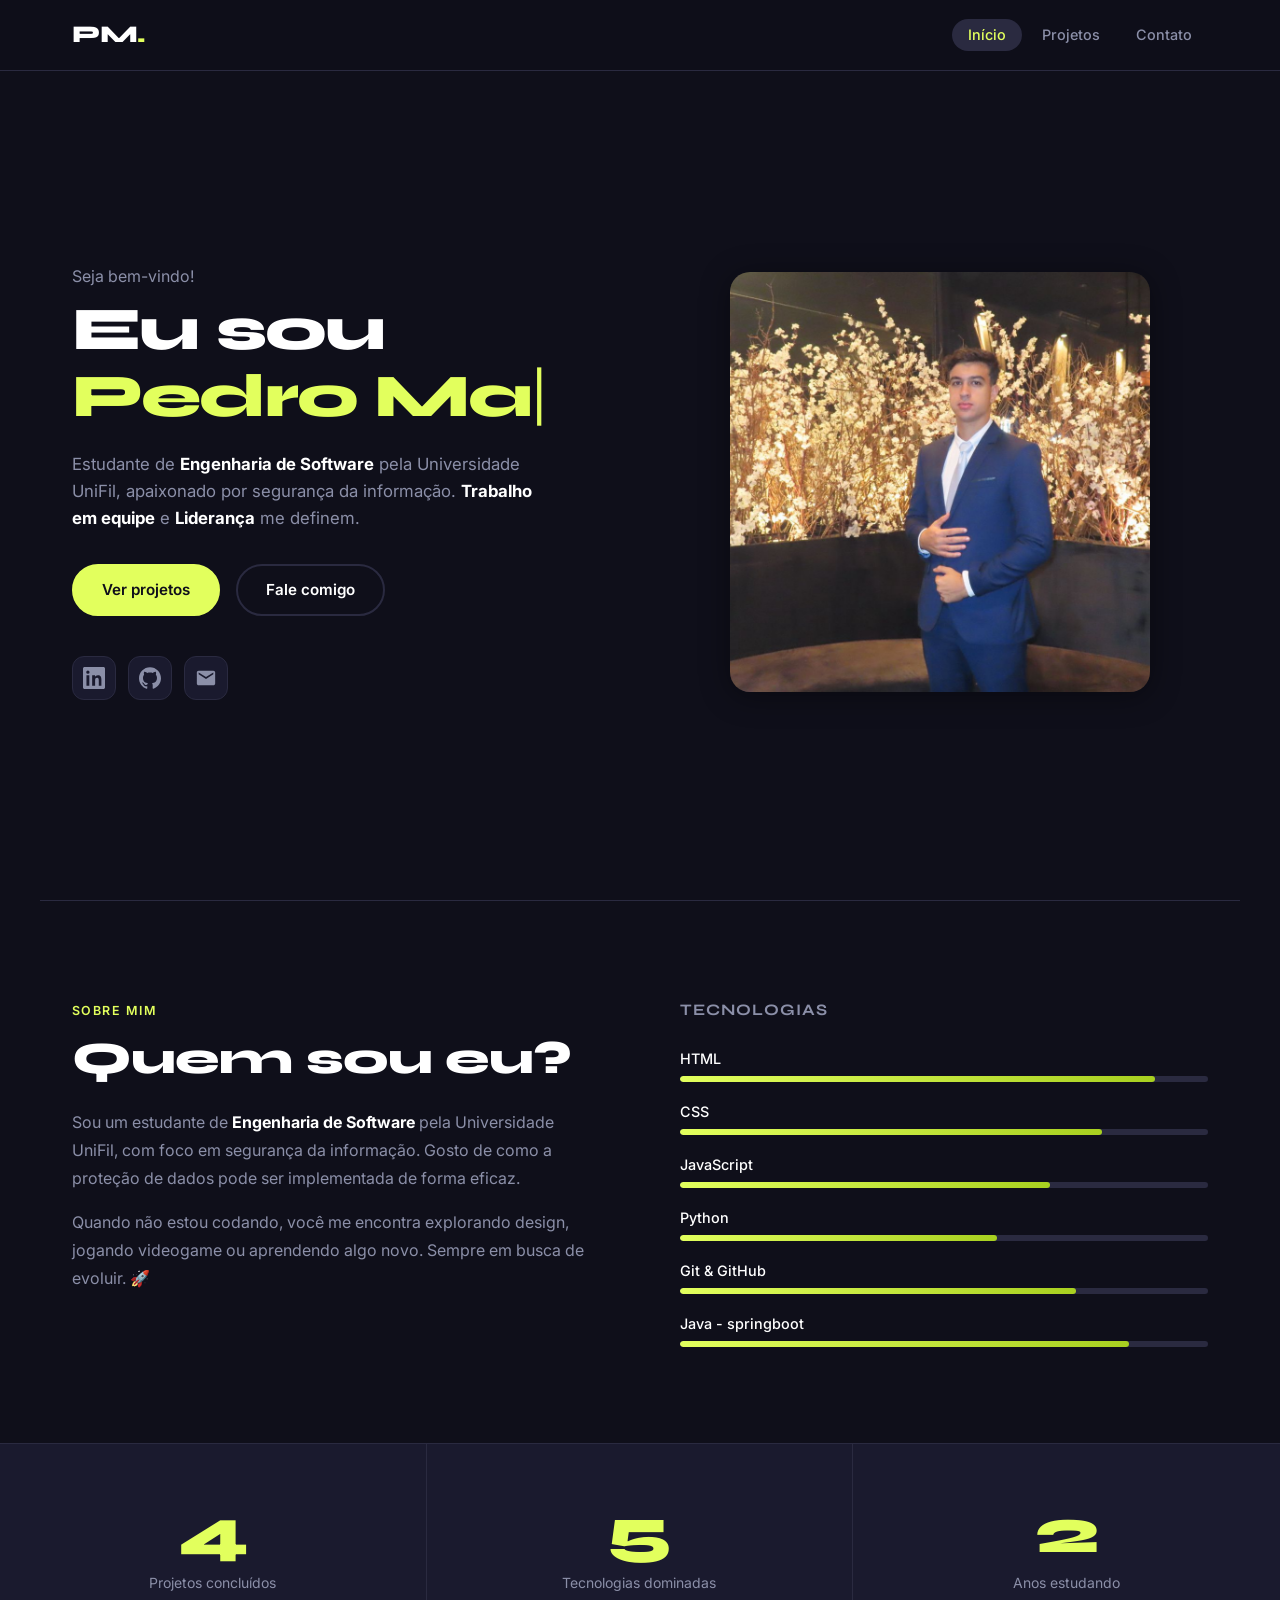
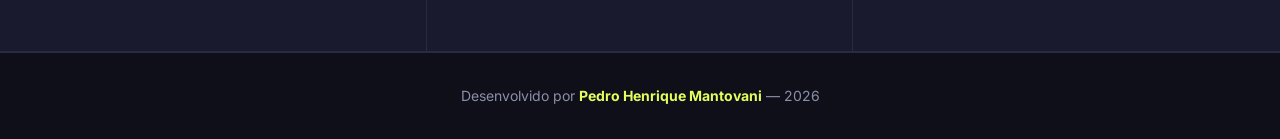
<file: index.html>
<!DOCTYPE html>
<html lang="pt-BR">
<head>
  <meta charset="UTF-8" />
  <meta name="viewport" content="width=device-width, initial-scale=1.0" />
  <title>Portfólio | Pedro Mantovani</title>
  <link rel="stylesheet" href="css/global.css" />
  <link rel="stylesheet" href="css/index.css" />
  <link rel="preconnect" href="https://fonts.googleapis.com" />
  <link rel="preconnect" href="https://fonts.gstatic.com" crossorigin />
  <link href="https://fonts.googleapis.com/css2?family=Syne:wght@400;700;800&family=Inter:wght@400;500;600&display=swap" rel="stylesheet" />
</head>
<body>

  <!-- ===== CABEÇALHO / NAVEGAÇÃO ===== -->
  <header class="cabecalho">
    <nav class="navegacao" aria-label="Navegação principal">
      <a href="index.html" class="logo">PM<span class="logo-ponto">.</span></a>
      <ul class="menu-lista">
        <li><a href="index.html" class="menu-link ativo">Início</a></li>
        <li><a href="projetos.html" class="menu-link">Projetos</a></li>
        <li><a href="contato.html" class="menu-link">Contato</a></li>
      </ul>
      <button class="menu-hamburguer" id="btnMenu" aria-label="Abrir menu" aria-expanded="false">
        <span></span><span></span><span></span>
      </button>
    </nav>
  </header>

  <main>


    <section class="hero" aria-labelledby="titulo-hero">
      <div class="hero-conteudo">
        <p class="hero-saudacao">Seja bem-vindo!</p>
        <h1 id="titulo-hero" class="hero-titulo">
          Eu sou <span class="hero-nome" id="nomeAnimado"></span><span class="cursor" aria-hidden="true">|</span>
        </h1>
        <p class="hero-descricao">
          Estudante de <strong>Engenharia de Software</strong> pela Universidade UniFil, apaixonado por segurança da informação.
          <strong>Trabalho em equipe</strong> e <strong>Liderança</strong> me definem.
        </p>
        <div class="hero-acoes">
          <a href="projetos.html" class="btn btn-primario">Ver projetos</a>
          <a href="contato.html" class="btn btn-secundario">Fale comigo</a>
        </div>
        <div class="hero-redes" aria-label="Redes sociais">
          <a href="https://www.linkedin.com/in/pedro-mantovani01" target="_blank" rel="noopener" class="rede-link" aria-label="LinkedIn">
            <svg xmlns="http://www.w3.org/2000/svg" viewBox="0 0 24 24" fill="currentColor" width="22" height="22"><path d="M20.447 20.452H17.21v-5.569c0-1.328-.027-3.037-1.852-3.037-1.853 0-2.136 1.445-2.136 2.939v5.667H9.989V9h3.101v1.561h.042c.432-.816 1.489-1.676 3.065-1.676 3.278 0 3.881 2.156 3.881 4.961v6.606zM5.337 7.433a1.8 1.8 0 1 1 0-3.6 1.8 1.8 0 0 1 0 3.6zm1.556 13.019H3.78V9h3.113v11.452zM22.225 0H1.771C.792 0 0 .774 0 1.729v20.542C0 23.227.792 24 1.771 24h20.451C23.2 24 24 23.227 24 22.271V1.729C24 .774 23.2 0 22.222 0h.003z"/></svg>
          </a>
          <a href="https://github.com/mantovani18/" target="_blank" rel="noopener" class="rede-link" aria-label="GitHub">
            <svg xmlns="http://www.w3.org/2000/svg" viewBox="0 0 24 24" fill="currentColor" width="22" height="22"><path d="M12 .297c-6.63 0-12 5.373-12 12 0 5.303 3.438 9.8 8.205 11.385.6.113.82-.258.82-.577 0-.285-.01-1.04-.015-2.04-3.338.724-4.042-1.61-4.042-1.61C4.422 18.07 3.633 17.7 3.633 17.7c-1.087-.744.084-.729.084-.729 1.205.084 1.838 1.236 1.838 1.236 1.07 1.835 2.809 1.305 3.495.998.108-.776.417-1.305.76-1.605-2.665-.3-5.466-1.332-5.466-5.93 0-1.31.465-2.38 1.235-3.22-.135-.303-.54-1.523.105-3.176 0 0 1.005-.322 3.3 1.23.96-.267 1.98-.399 3-.405 1.02.006 2.04.138 3 .405 2.28-1.552 3.285-1.23 3.285-1.23.645 1.653.24 2.873.12 3.176.765.84 1.23 1.91 1.23 3.22 0 4.61-2.805 5.625-5.475 5.92.42.36.81 1.096.81 2.22 0 1.606-.015 2.896-.015 3.286 0 .315.21.69.825.57C20.565 22.092 24 17.592 24 12.297c0-6.627-5.373-12-12-12"/></svg>
          </a>
          <a href="mailto:phmantovani046@gmail.com" class="rede-link" aria-label="E-mail">
            <svg xmlns="http://www.w3.org/2000/svg" viewBox="0 0 24 24" fill="currentColor" width="22" height="22"><path d="M20 4H4c-1.1 0-2 .9-2 2v12c0 1.1.9 2 2 2h16c1.1 0 2-.9 2-2V6c0-1.1-.9-2-2-2zm0 4-8 5-8-5V6l8 5 8-5v2z"/></svg>
          </a>
        </div>
      </div>
      <figure class="hero-imagem-wrapper" aria-label="Foto de perfil">
        <img
          src="img/imgPedro.jpeg"
          alt="Foto de Pedro Mantovani"
          class="hero-imagem"
        />
      </figure>
    </section>

    <!-- ===== SEÇÃO SOBRE ===== -->
    <section class="sobre" aria-labelledby="titulo-sobre">
      <div class="sobre-conteudo">
        <header class="secao-cabecalho">
          <span class="secao-label">Sobre mim</span>
          <h2 id="titulo-sobre" class="secao-titulo">Quem sou eu?</h2>
        </header>
        <p class="sobre-texto">
          Sou um estudante de <strong>Engenharia de Software</strong> pela
          Universidade UniFil, com foco em segurança da informação.
          Gosto de como a proteção de dados pode ser implementada de forma eficaz.
        </p>
        <p class="sobre-texto">
          Quando não estou codando, você me encontra explorando design, jogando videogame
          ou aprendendo algo novo. Sempre em busca de evoluir. 🚀
        </p>
      </div>

      <!-- HABILIDADES -->
      <div class="habilidades" aria-label="Minhas habilidades">
        <h3 class="habilidades-titulo">Tecnologias</h3>
        <ul class="habilidades-lista">
          <li class="habilidade-item">
            <span class="habilidade-nome">HTML</span>
            <div class="barra-progresso" role="progressbar" aria-valuenow="90" aria-valuemin="0" aria-valuemax="100">
              <div class="barra-preenchimento" data-progresso="90" style="width: 90%"></div>
            </div>
          </li>
          <li class="habilidade-item">
            <span class="habilidade-nome">CSS</span>
            <div class="barra-progresso" role="progressbar" aria-valuenow="80" aria-valuemin="0" aria-valuemax="100">
              <div class="barra-preenchimento" data-progresso="80" style="width: 80%"></div>
            </div>
          </li>
          <li class="habilidade-item">
            <span class="habilidade-nome">JavaScript</span>
            <div class="barra-progresso" role="progressbar" aria-valuenow="70" aria-valuemin="0" aria-valuemax="100">
              <div class="barra-preenchimento" data-progresso="70" style="width: 70%"></div>
            </div>
          </li>
          <li class="habilidade-item">
            <span class="habilidade-nome">Python</span>
            <div class="barra-progresso" role="progressbar" aria-valuenow="60" aria-valuemin="0" aria-valuemax="100">
              <div class="barra-preenchimento" data-progresso="60" style="width: 60%"></div>
            </div>
          </li>
          <li class="habilidade-item">
            <span class="habilidade-nome">Git & GitHub</span>
            <div class="barra-progresso" role="progressbar" aria-valuenow="75" aria-valuemin="0" aria-valuemax="100">
              <div class="barra-preenchimento" data-progresso="75" style="width: 75%"></div>
            </div>
          </li>
          <li class="habilidade-item">
            <span class="habilidade-nome">Java - springboot</span>
            <div class="barra-progresso" role="progressbar" aria-valuenow="85" aria-valuemin="0" aria-valuemax="100">
              <div class="barra-preenchimento" data-progresso="85" style="width: 85%"></div>
            </div>
          </li>
        </ul>
      </div>
    </section>

    <section class="numeros" aria-label="Números em destaque">
      <article class="numero-card">
        <strong class="numero-valor">4</strong>
        <p class="numero-rotulo">Projetos concluídos</p>
      </article>
      <article class="numero-card">
        <strong class="numero-valor">5</strong>
        <p class="numero-rotulo">Tecnologias dominadas</p>
      </article>
      <article class="numero-card">
        <strong class="numero-valor">2</strong>
        <p class="numero-rotulo">Anos estudando</p>
      </article>
    </section>

  </main>

  <footer class="rodape">
    <p class="rodape-texto">
      Desenvolvido por <strong>Pedro Henrique Mantovani</strong> &mdash; 2026
    </p>
  </footer>

  <script src="js/global.js"></script>
  <script src="js/index.js"></script>
</body>
</html>
</file>
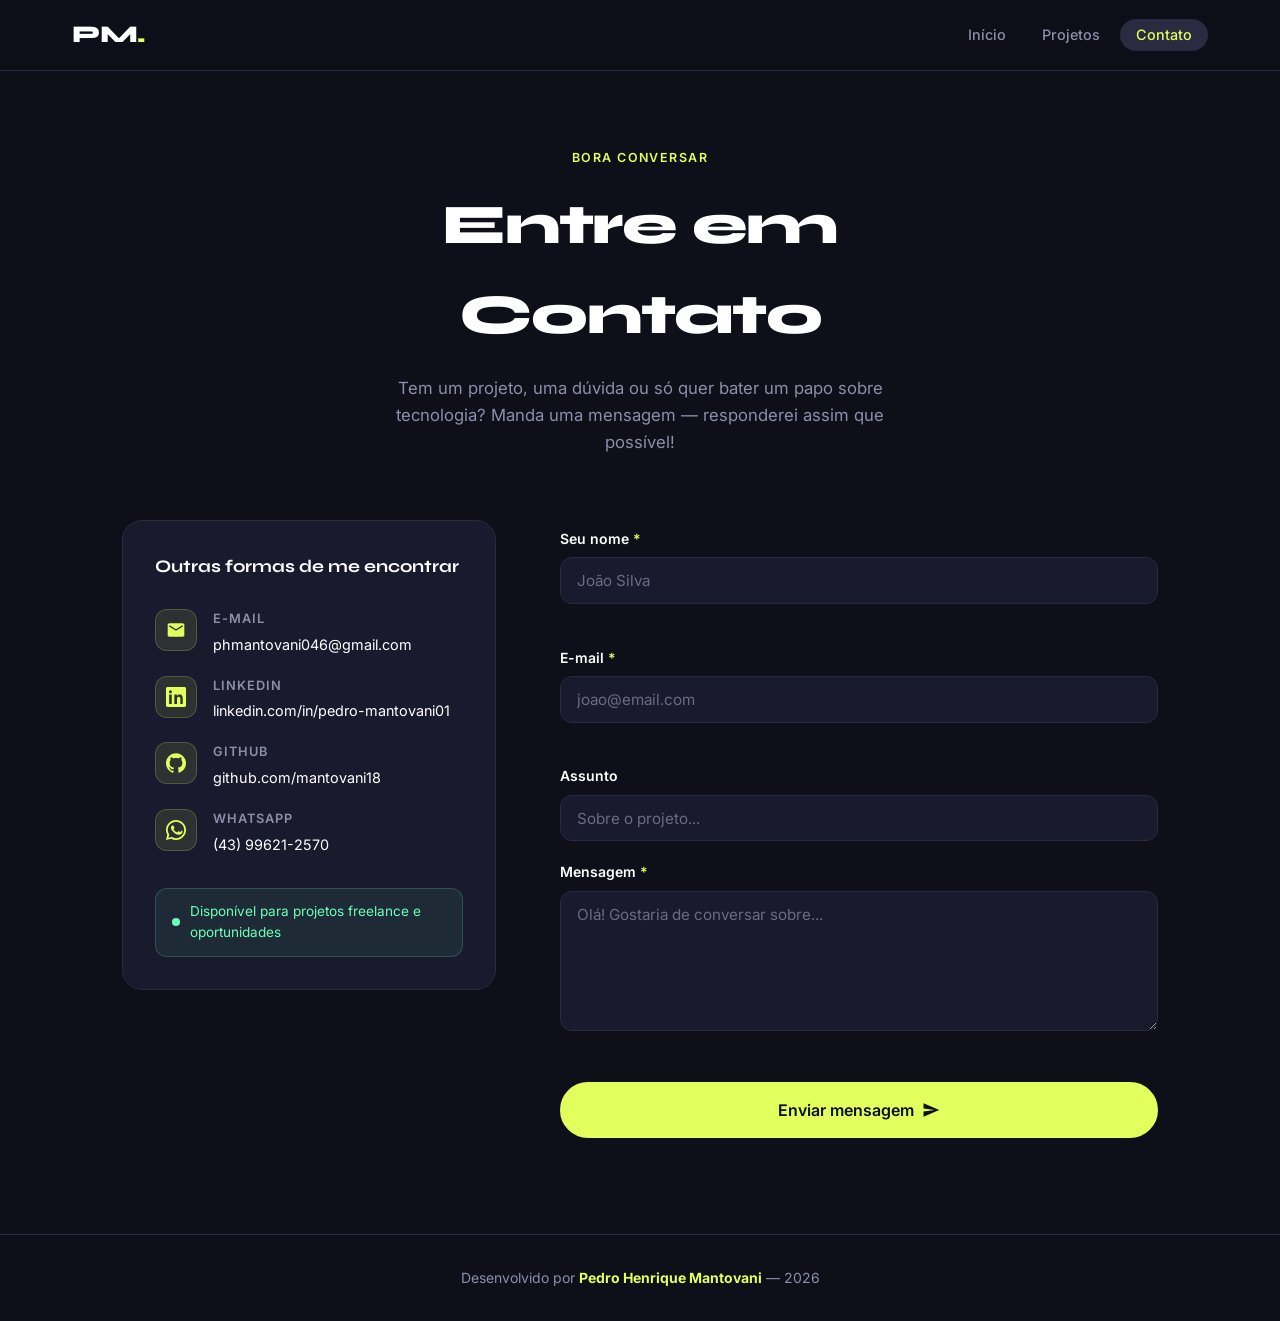
<file: contato.html>
<!DOCTYPE html>
<html lang="pt-BR">
<head>
  <meta charset="UTF-8" />
  <meta name="viewport" content="width=device-width, initial-scale=1.0" />
  <title>Contato | Pedro Mantovani</title>
  <link rel="stylesheet" href="css/global.css" />
  <link rel="stylesheet" href="css/contato.css" />
  <link rel="preconnect" href="https://fonts.googleapis.com" />
  <link rel="preconnect" href="https://fonts.gstatic.com" crossorigin />
  <link href="https://fonts.googleapis.com/css2?family=Syne:wght@400;700;800&family=Inter:wght@400;500;600&display=swap" rel="stylesheet" />
</head>
<body>

  <!-- ===== CABEÇALHO / NAVEGAÇÃO ===== -->
  <header class="cabecalho">
    <nav class="navegacao" aria-label="Navegação principal">
      <a href="index.html" class="logo">PM<span class="logo-ponto">.</span></a>
      <ul class="menu-lista">
        <li><a href="index.html" class="menu-link">Início</a></li>
        <li><a href="projetos.html" class="menu-link">Projetos</a></li>
        <li><a href="contato.html" class="menu-link ativo">Contato</a></li>
      </ul>
      <button class="menu-hamburguer" id="btnMenu" aria-label="Abrir menu" aria-expanded="false">
        <span></span><span></span><span></span>
      </button>
    </nav>
  </header>

  <main>

    <!-- ===== CABEÇALHO DA PÁGINA ===== -->
    <section class="pagina-hero" aria-labelledby="titulo-contato">
      <div class="pagina-hero-conteudo">
        <span class="secao-label">Bora conversar</span>
        <h1 id="titulo-contato" class="pagina-titulo">Entre em Contato</h1>
        <p class="pagina-descricao">
          Tem um projeto, uma dúvida ou só quer bater um papo sobre tecnologia?
          Manda uma mensagem — responderei assim que possível!
        </p>
      </div>
    </section>

    <!-- ===== LAYOUT CONTATO ===== -->
    <section class="contato-layout" aria-label="Formas de contato">

      <!-- INFORMAÇÕES DE CONTATO -->
      <aside class="contato-info">
        <h2 class="contato-info-titulo">Outras formas de me encontrar</h2>

        <ul class="contato-canais">
          <li class="canal-item">
            <span class="canal-icone" aria-hidden="true">
              <svg xmlns="http://www.w3.org/2000/svg" viewBox="0 0 24 24" fill="currentColor" width="20" height="20"><path d="M20 4H4c-1.1 0-2 .9-2 2v12c0 1.1.9 2 2 2h16c1.1 0 2-.9 2-2V6c0-1.1-.9-2-2-2zm0 4-8 5-8-5V6l8 5 8-5v2z"/></svg>
            </span>
            <div class="canal-detalhes">
              <strong class="canal-nome">E-mail</strong>
              <a href="mailto:phmantovani046@gmail.com" class="canal-valor">phmantovani046@gmail.com</a>
            </div>
          </li>
          <li class="canal-item">
            <span class="canal-icone" aria-hidden="true">
              <svg xmlns="http://www.w3.org/2000/svg" viewBox="0 0 24 24" fill="currentColor" width="20" height="20"><path d="M20.447 20.452H17.21v-5.569c0-1.328-.027-3.037-1.852-3.037-1.853 0-2.136 1.445-2.136 2.939v5.667H9.989V9h3.101v1.561h.042c.432-.816 1.489-1.676 3.065-1.676 3.278 0 3.881 2.156 3.881 4.961v6.606zM5.337 7.433a1.8 1.8 0 1 1 0-3.6 1.8 1.8 0 0 1 0 3.6zm1.556 13.019H3.78V9h3.113v11.452zM22.225 0H1.771C.792 0 0 .774 0 1.729v20.542C0 23.227.792 24 1.771 24h20.451C23.2 24 24 23.227 24 22.271V1.729C24 .774 23.2 0 22.222 0h.003z"/></svg>
            </span>
            <div class="canal-detalhes">
              <strong class="canal-nome">LinkedIn</strong>
              <a href="https://www.linkedin.com/in/pedro-mantovani01" target="_blank" rel="noopener" class="canal-valor">linkedin.com/in/pedro-mantovani01</a>
            </div>
          </li>
          <li class="canal-item">
            <span class="canal-icone" aria-hidden="true">
              <svg xmlns="http://www.w3.org/2000/svg" viewBox="0 0 24 24" fill="currentColor" width="20" height="20"><path d="M12 .297c-6.63 0-12 5.373-12 12 0 5.303 3.438 9.8 8.205 11.385.6.113.82-.258.82-.577 0-.285-.01-1.04-.015-2.04-3.338.724-4.042-1.61-4.042-1.61C4.422 18.07 3.633 17.7 3.633 17.7c-1.087-.744.084-.729.084-.729 1.205.084 1.838 1.236 1.838 1.236 1.07 1.835 2.809 1.305 3.495.998.108-.776.417-1.305.76-1.605-2.665-.3-5.466-1.332-5.466-5.93 0-1.31.465-2.38 1.235-3.22-.135-.303-.54-1.523.105-3.176 0 0 1.005-.322 3.3 1.23.96-.267 1.98-.399 3-.405 1.02.006 2.04.138 3 .405 2.28-1.552 3.285-1.23 3.285-1.23.645 1.653.24 2.873.12 3.176.765.84 1.23 1.91 1.23 3.22 0 4.61-2.805 5.625-5.475 5.92.42.36.81 1.096.81 2.22 0 1.606-.015 2.896-.015 3.286 0 .315.21.69.825.57C20.565 22.092 24 17.592 24 12.297c0-6.627-5.373-12-12-12"/></svg>
            </span>
            <div class="canal-detalhes">
              <strong class="canal-nome">GitHub</strong>
              <a href="https://github.com/mantovani18/" target="_blank" rel="noopener" class="canal-valor">github.com/mantovani18</a>
            </div>
          </li>
          <li class="canal-item">
            <span class="canal-icone" aria-hidden="true">
              <svg xmlns="http://www.w3.org/2000/svg" viewBox="0 0 24 24" fill="currentColor" width="20" height="20"><path d="M17.472 14.382c-.297-.149-1.758-.867-2.03-.967-.273-.099-.471-.148-.67.15-.197.297-.767.966-.94 1.164-.173.199-.347.223-.644.075-1.738-.868-2.878-1.547-4.023-3.51-.305-.524.305-.487.873-1.626.097-.198.05-.371-.05-.519-.099-.149-.66-1.61-.91-2.155-.247-.546-.5-.471-.687-.471-.173 0-.371-.025-.57-.025s-.52.075-.792.372c-.273.297-1.04 1.016-1.04 2.479 0 1.462 1.064 2.875 1.213 3.075.149.198 2.06 3.346 5.03 4.555 2.97 1.208 2.97.806 4.06.706 1.09-.1 2.808-1.16 3.21-2.273.397-1.111.397-2.073.249-2.272-.149-.198-.546-.323-.94-.473z"/><path d="M12 0C5.373 0 0 5.373 0 12c0 2.121.553 4.115 1.526 5.844L0 24l6.156-1.526A11.95 11.95 0 0 0 12 24c6.627 0 12-5.373 12-12S18.627 0 12 0zm0 21.857a9.81 9.81 0 0 1-5.005-1.37l-.358-.213-3.722.923.992-3.622-.234-.371A9.815 9.815 0 0 1 2.143 12C2.143 6.557 6.557 2.143 12 2.143S21.857 6.557 21.857 12 17.443 21.857 12 21.857z"/></svg>
            </span>
            <div class="canal-detalhes">
              <strong class="canal-nome">WhatsApp</strong>
              <a href="https://wa.me/5543996212570" target="_blank" rel="noopener" class="canal-valor">(43) 99621-2570</a>
            </div>
          </li>
        </ul>

        <div class="disponibilidade">
          <span class="disponibilidade-dot" aria-hidden="true"></span>
          <p>Disponível para projetos freelance e oportunidades</p>
        </div>
      </aside>

      <!-- FORMULÁRIO -->
      <div class="formulario-wrapper">
        <form class="formulario" id="formularioContato" novalidate aria-label="Formulário de contato">
          <div class="campo-grupo">
            <label for="campoNome" class="campo-rotulo">Seu nome <span aria-hidden="true">*</span></label>
            <input
              type="text"
              id="campoNome"
              name="nome"
              class="campo-entrada"
              placeholder="João Silva"
              required
              autocomplete="name"
            />
            <span class="campo-erro" id="erroNome" role="alert" aria-live="polite"></span>
          </div>

          <div class="campo-grupo">
            <label for="campoEmail" class="campo-rotulo">E-mail <span aria-hidden="true">*</span></label>
            <input
              type="email"
              id="campoEmail"
              name="email"
              class="campo-entrada"
              placeholder="joao@email.com"
              required
              autocomplete="email"
            />
            <span class="campo-erro" id="erroEmail" role="alert" aria-live="polite"></span>
          </div>

          <div class="campo-grupo">
            <label for="campoAssunto" class="campo-rotulo">Assunto</label>
            <input
              type="text"
              id="campoAssunto"
              name="assunto"
              class="campo-entrada"
              placeholder="Sobre o projeto..."
            />
          </div>

          <div class="campo-grupo">
            <label for="campoMensagem" class="campo-rotulo">Mensagem <span aria-hidden="true">*</span></label>
            <textarea
              id="campoMensagem"
              name="mensagem"
              class="campo-entrada campo-textarea"
              placeholder="Olá! Gostaria de conversar sobre..."
              rows="5"
              required
            ></textarea>
            <span class="campo-erro" id="erroMensagem" role="alert" aria-live="polite"></span>
          </div>

          <button type="submit" class="btn btn-primario btn-enviar" id="btnEnviar">
            Enviar mensagem
            <svg xmlns="http://www.w3.org/2000/svg" viewBox="0 0 24 24" fill="currentColor" width="18" height="18" aria-hidden="true"><path d="M2.01 21 23 12 2.01 3 2 10l15 2-15 2z"/></svg>
          </button>

         
          <div class="formulario-feedback" id="formularioFeedback" aria-live="polite" hidden></div>
        </form>
      </div>

    </section>

  </main>

  <!-- ===== RODAPÉ ===== -->
  <footer class="rodape">
    <p class="rodape-texto">
      Desenvolvido por <strong>Pedro Henrique Mantovani</strong> &mdash; 2026
    </p>
  </footer>

  <script src="js/global.js"></script>
  <script src="js/contato.js"></script>
</body>
</html>
</file>
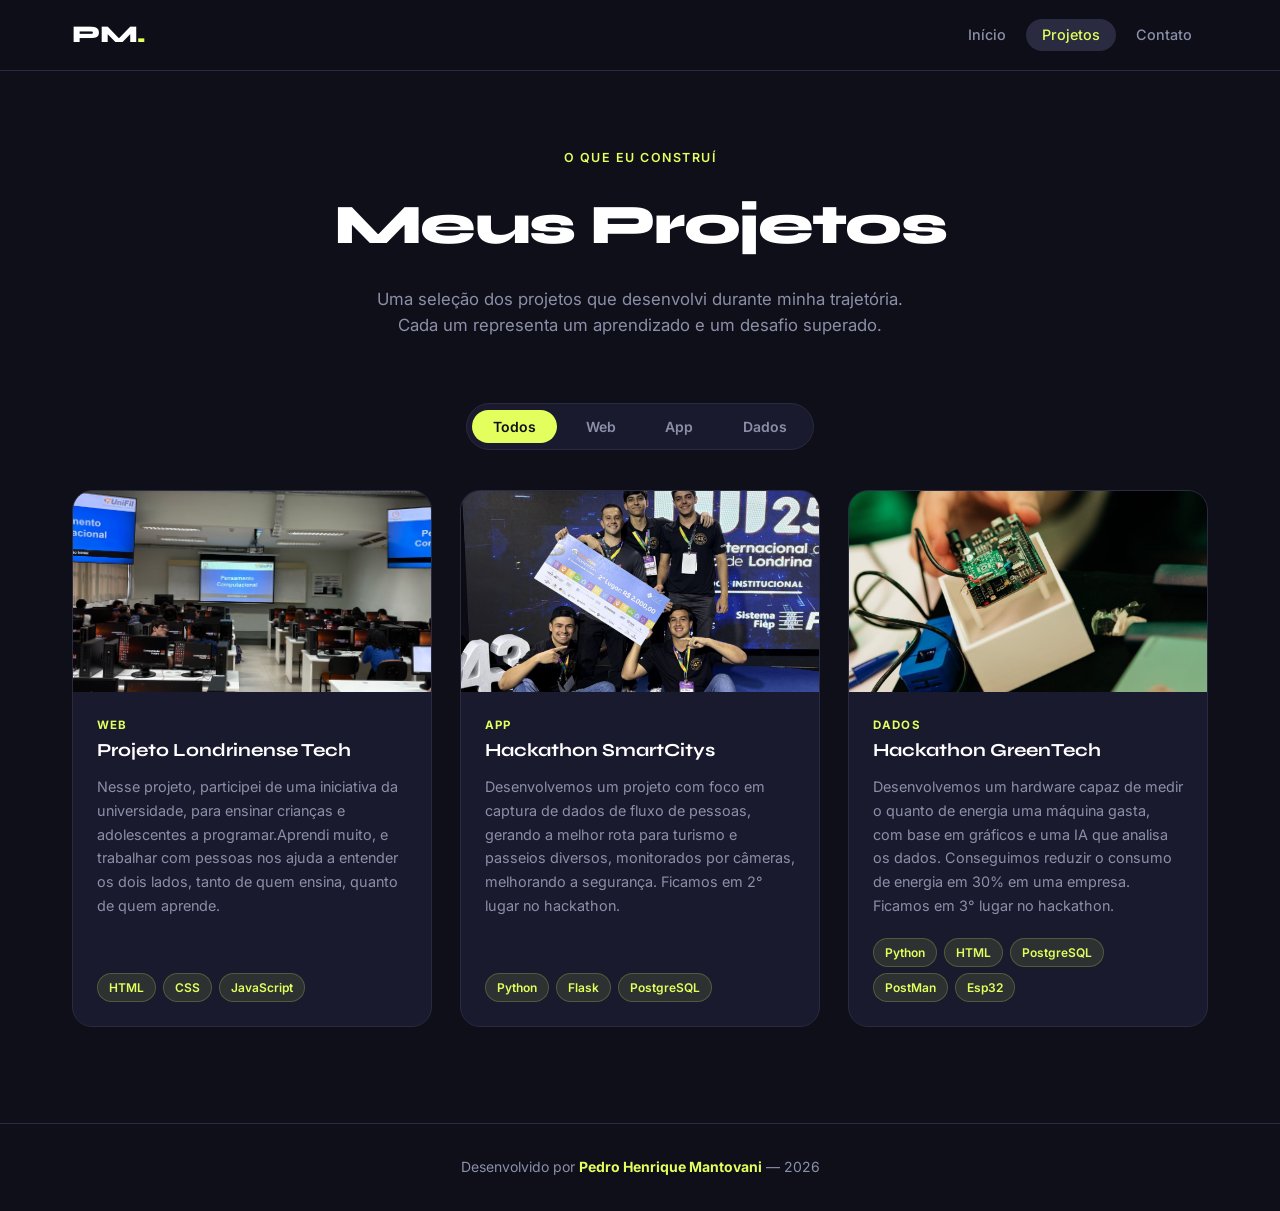
<file: projetos.html>
<!DOCTYPE html>
<html lang="pt-BR">
<head>
  <meta charset="UTF-8" />
  <meta name="viewport" content="width=device-width, initial-scale=1.0" />
  <title>Projetos | Pedro Mantovani</title>
  <link rel="stylesheet" href="css/global.css" />
  <link rel="stylesheet" href="css/projetos.css" />
  <link rel="preconnect" href="https://fonts.googleapis.com" />
  <link rel="preconnect" href="https://fonts.gstatic.com" crossorigin />
  <link href="https://fonts.googleapis.com/css2?family=Syne:wght@400;700;800&family=Inter:wght@400;500;600&display=swap" rel="stylesheet" />
</head>
<body>

 
  <header class="cabecalho">
    <nav class="navegacao" aria-label="Navegação principal">
      <a href="index.html" class="logo">PM<span class="logo-ponto">.</span></a>
      <ul class="menu-lista">
        <li><a href="index.html" class="menu-link">Início</a></li>
        <li><a href="projetos.html" class="menu-link ativo">Projetos</a></li>
        <li><a href="contato.html" class="menu-link">Contato</a></li>
      </ul>
      <button class="menu-hamburguer" id="btnMenu" aria-label="Abrir menu" aria-expanded="false">
        <span></span><span></span><span></span>
      </button>
    </nav>
  </header>

  <main>

   
    <section class="pagina-hero" aria-labelledby="titulo-projetos">
      <div class="pagina-hero-conteudo">
        <span class="secao-label">O que eu construí</span>
        <h1 id="titulo-projetos" class="pagina-titulo">Meus Projetos</h1>
        <p class="pagina-descricao">
          Uma seleção dos projetos que desenvolvi durante minha trajetória.
          Cada um representa um aprendizado e um desafio superado.
        </p>
      </div>
    </section>

    <!-- Filtros dos proejetos -->
    <section class="filtros" aria-label="Filtrar projetos por categoria">
      <div class="filtros-lista" role="group" aria-label="Categorias">
        <button class="filtro-btn ativo" data-filtro="todos">Todos</button>
        <button class="filtro-btn" data-filtro="web">Web</button>
        <button class="filtro-btn" data-filtro="app">App</button>
        <button class="filtro-btn" data-filtro="dados">Dados</button>
      </div>
    </section>

    <!-- Meus Projetos  -->
    <section class="projetos-grade" aria-label="Lista de projetos">

      <!-- PROJETO 1 -->
      <article class="projeto-card" data-categoria="web">
        <figure class="projeto-figura">
          <img
            src="img/imgLondrinense.png"
            alt="Captura de tela do Projeto Londrinense Tech"
            class="projeto-imagem"
          />
          <figcaption class="projeto-overlay">
            <a href="https://sites.google.com/edu.unifil.br/pedrohenriquemantovani/p%C3%A1gina-inicial" class="btn btn-primario btn-pequeno" target="_blank" rel="noopener">Ver demo</a>
            <a href="https://github.com/seu-usuario/projeto-01" class="btn btn-ghost btn-pequeno" target="_blank" rel="noopener">GitHub</a>
          </figcaption>
        </figure>
        <div class="projeto-info">
          <header>
            <span class="projeto-categoria">Web</span>
            <h2 class="projeto-titulo">Projeto Londrinense Tech</h2>
          </header>
          <p class="projeto-descricao">
            Nesse projeto, participei de uma iniciativa da universidade, para ensinar crianças e adolescentes a programar.Aprendi muito, e trabalhar com pessoas nos ajuda a entender os dois lados, tanto de quem ensina, quanto de quem aprende.
          </p>
          <ul class="projeto-tags" aria-label="Tecnologias utilizadas">
            <li class="tag">HTML</li>
            <li class="tag">CSS</li>
            <li class="tag">JavaScript</li>
          </ul>
        </div>
      </article>

      <!-- PROJETO 2 -->
      <article class="projeto-card" data-categoria="app">
        <figure class="projeto-figura">
          <img
            src="img/imgSmart.png"
            alt="Captura de tela do Hackathon SmartCitys"
            class="projeto-imagem"
           
          />
          <figcaption class="projeto-overlay">
            <a href="#" class="btn btn-primario btn-pequeno" target="_blank" rel="noopener">Ver demo</a>
            <a href="https://github.com/seu-usuario/projeto-02" class="btn btn-ghost btn-pequeno" target="_blank" rel="noopener">GitHub</a>
          </figcaption>
        </figure>
        <div class="projeto-info">
          <header>
            <span class="projeto-categoria">App</span>
            <h2 class="projeto-titulo">Hackathon SmartCitys</h2>
          </header>
          <p class="projeto-descricao">
            Desenvolvemos um projeto com foco em captura de dados de fluxo de pessoas, gerando a melhor rota para turismo e passeios diversos, monitorados por câmeras, melhorando a segurança. Ficamos em 2° lugar no hackathon.
          </p>
          <ul class="projeto-tags" aria-label="Tecnologias utilizadas">
            <li class="tag">Python</li>
            <li class="tag">Flask</li>
            <li class="tag">PostgreSQL</li>
          </ul>
        </div>
      </article>

      <!-- PROJETO 3 -->
      <article class="projeto-card" data-categoria="dados">
        <figure class="projeto-figura">
          <img
            src="img/imgGreen.jpeg"
            alt="Captura de tela do Hackathon GreenTech"
            class="projeto-imagem"
          />
          <figcaption class="projeto-overlay">
            <a href="https://bytebits.com.br/energy-tracker/" class="btn btn-primario btn-pequeno" target="_blank" rel="noopener">Ver demo</a>
            <a href="https://github.com/seu-usuario/projeto-03" class="btn btn-ghost btn-pequeno" target="_blank" rel="noopener">GitHub</a>
          </figcaption>
        </figure>
        <div class="projeto-info">
          <header>
            <span class="projeto-categoria">Dados</span>
            <h2 class="projeto-titulo">Hackathon GreenTech</h2>
          </header>
          <p class="projeto-descricao">
            Desenvolvemos um hardware capaz de medir o quanto de energia uma máquina gasta, com base em gráficos e uma IA que analisa os dados. Conseguimos reduzir o consumo de energia em 30% em uma empresa. Ficamos em 3° lugar no hackathon.
          </p>
          <ul class="projeto-tags" aria-label="Tecnologias utilizadas">
            <li class="tag">Python</li>
            <li class="tag">HTML</li>
            <li class="tag">PostgreSQL</li>
            <li class="tag">PostMan</li>
            <li class="tag">Esp32</li>

          </ul>
        </div>
      </article>

      

    
    <p class="sem-resultados" id="semResultados" aria-live="polite" hidden>
      Nenhum projeto encontrado nessa categoria.
    </p>

  </main>

  <!-- Rodapé -->
  <footer class="rodape">
    <p class="rodape-texto">
      Desenvolvido por <strong>Pedro Henrique Mantovani</strong> &mdash; 2026
    </p>
  </footer>

  <script src="js/global.js"></script>
  <script src="js/projetos.js"></script>
</body>
</html>
</file>
<file: css/global.css>
:root {
  --cor-fundo:        #0F0F1A;
  --cor-superficie:   #1A1A2E;
  --cor-borda:        #2A2A40;
  --cor-acento:       #E2FF5D;
  --cor-acento-hover: #c8e84a;
  --cor-texto:        #FFFFFF;
  --cor-texto-suave:  #8B8FA8;
  --cor-erro:         #FF6B6B;
  --cor-sucesso:      #6BFFB8;

  --fonte-display: 'Syne', sans-serif;
  --fonte-corpo:   'Inter', sans-serif;

  --raio-sm:  6px;
  --raio-md:  12px;
  --raio-lg:  20px;
  --raio-pill: 999px;

  --sombra-card: 0 4px 30px rgba(0, 0, 0, 0.4);

  --transicao: 0.25s ease;
  --transicao-lenta: 0.45s ease;
}

/* ── Reset ── */
*, *::before, *::after {
  box-sizing: border-box;
  margin: 0;
  padding: 0;
}

html {
  scroll-behavior: smooth;
  font-size: 16px;
}

body {
  background-color: var(--cor-fundo);
  color: var(--cor-texto);
  font-family: var(--fonte-corpo);
  line-height: 1.6;
  min-height: 100vh;
  display: flex;
  flex-direction: column;
}

main {
  flex: 1;
}

img {
  max-width: 100%;
  height: auto;
  display: block;
}

a {
  color: inherit;
  text-decoration: none;
}

ul {
  list-style: none;
}

button {
  cursor: pointer;
  border: none;
  background: none;
  font-family: var(--fonte-corpo);
}

/* ── Acessibilidade: foco visível ── */
:focus-visible {
  outline: 2px solid var(--cor-acento);
  outline-offset: 3px;
  border-radius: var(--raio-sm);
}


@media (prefers-reduced-motion: reduce) {
  *, *::before, *::after {
    animation-duration: 0.01ms !important;
    transition-duration: 0.01ms !important;
  }
}


.cabecalho {
  position: fixed;
  top: 0;
  left: 0;
  right: 0;
  z-index: 100;
  background: rgba(15, 15, 26, 0.85);
  backdrop-filter: blur(14px);
  -webkit-backdrop-filter: blur(14px);
  border-bottom: 1px solid var(--cor-borda);
  transition: background var(--transicao);
}

.navegacao {
  max-width: 1200px;
  margin: 0 auto;
  padding: 1rem 2rem;
  display: flex;
  align-items: center;
  justify-content: space-between;
  gap: 2rem;
}

/* Logo */
.logo {
  font-family: var(--fonte-display);
  font-weight: 800;
  font-size: 1.5rem;
  color: var(--cor-texto);
  letter-spacing: -0.02em;
  transition: color var(--transicao);
}

.logo-ponto {
  color: var(--cor-acento);
}

.logo:hover {
  color: var(--cor-acento);
}

/* Links de menu */
.menu-lista {
  display: flex;
  gap: 0.25rem;
}

.menu-link {
  font-size: 0.9rem;
  font-weight: 500;
  padding: 0.45rem 1rem;
  border-radius: var(--raio-pill);
  color: var(--cor-texto-suave);
  transition: color var(--transicao), background var(--transicao);
}

.menu-link:hover,
.menu-link.ativo {
  color: var(--cor-texto);
  background: var(--cor-borda);
}

.menu-link.ativo {
  color: var(--cor-acento);
}


.menu-hamburguer {
  display: none;
  flex-direction: column;
  gap: 5px;
  width: 28px;
  padding: 4px;
}

.menu-hamburguer span {
  display: block;
  height: 2px;
  background: var(--cor-texto);
  border-radius: 2px;
  transition: transform var(--transicao), opacity var(--transicao);
}

.menu-hamburguer.aberto span:nth-child(1) { transform: translateY(7px) rotate(45deg); }
.menu-hamburguer.aberto span:nth-child(2) { opacity: 0; }
.menu-hamburguer.aberto span:nth-child(3) { transform: translateY(-7px) rotate(-45deg); }


.btn {
  display: inline-flex;
  align-items: center;
  gap: 0.5rem;
  padding: 0.75rem 1.75rem;
  border-radius: var(--raio-pill);
  font-family: var(--fonte-corpo);
  font-size: 0.95rem;
  font-weight: 600;
  transition: transform var(--transicao), box-shadow var(--transicao), background var(--transicao), color var(--transicao);
  cursor: pointer;
}

.btn:hover {
  transform: translateY(-2px);
  box-shadow: 0 8px 24px rgba(226, 255, 93, 0.2);
}

.btn:active {
  transform: translateY(0);
}

.btn-primario {
  background: var(--cor-acento);
  color: #0F0F1A;
  border: 2px solid var(--cor-acento);
}

.btn-primario:hover {
  background: var(--cor-acento-hover);
  border-color: var(--cor-acento-hover);
}

.btn-secundario {
  background: transparent;
  color: var(--cor-texto);
  border: 2px solid var(--cor-borda);
}

.btn-secundario:hover {
  border-color: var(--cor-acento);
  color: var(--cor-acento);
  box-shadow: 0 8px 24px rgba(226, 255, 93, 0.1);
}

.btn-ghost {
  background: transparent;
  color: var(--cor-texto);
  border: 2px solid rgba(255,255,255,0.2);
}

.btn-ghost:hover {
  border-color: var(--cor-texto);
}

.btn-pequeno {
  padding: 0.5rem 1.1rem;
  font-size: 0.85rem;
}


.secao-label {
  display: inline-block;
  font-size: 0.78rem;
  font-weight: 600;
  letter-spacing: 0.12em;
  text-transform: uppercase;
  color: var(--cor-acento);
  margin-bottom: 0.75rem;
}

.secao-titulo {
  font-family: var(--fonte-display);
  font-size: clamp(1.8rem, 4vw, 2.8rem);
  font-weight: 800;
  line-height: 1.15;
  letter-spacing: -0.02em;
  color: var(--cor-texto);
}


.pagina-hero {
  padding: 9rem 2rem 4rem;
  text-align: center;
  max-width: 700px;
  margin: 0 auto;
}

.pagina-titulo {
  font-family: var(--fonte-display);
  font-size: clamp(2.2rem, 5vw, 3.5rem);
  font-weight: 800;
  letter-spacing: -0.03em;
  margin-bottom: 1rem;
}

.pagina-descricao {
  color: var(--cor-texto-suave);
  font-size: 1.05rem;
  max-width: 560px;
  margin: 0 auto;
}


.rodape {
  border-top: 1px solid var(--cor-borda);
  padding: 2rem;
  text-align: center;
}

.rodape-texto {
  font-size: 0.875rem;
  color: var(--cor-texto-suave);
}

.rodape-texto strong {
  color: var(--cor-acento);
}


@keyframes fadeEntrada {
  from { opacity: 0; transform: translateY(24px); }
  to   { opacity: 1; transform: translateY(0); }
}

@keyframes pulsarPonto {
  0%, 100% { opacity: 1; }
  50%       { opacity: 0; }
}

@media (max-width: 768px) {
  .menu-lista {
    display: none;
    position: absolute;
    top: 100%;
    left: 0;
    right: 0;
    flex-direction: column;
    background: var(--cor-superficie);
    border-bottom: 1px solid var(--cor-borda);
    padding: 1rem;
    gap: 0.25rem;
  }

  .menu-lista.aberto {
    display: flex;
  }

  .menu-link {
    display: block;
    padding: 0.75rem 1rem;
  }

  .menu-hamburguer {
    display: flex;
  }
}
</file>
<file: css/index.css>
.hero {
  min-height: 100vh;
  display: grid;
  grid-template-columns: 1fr 1fr;
  align-items: center;
  gap: 4rem;
  max-width: 1200px;
  margin: 0 auto;
  padding: 8rem 2rem 4rem;
}

.hero-conteudo {
  animation: fadeEntrada 0.7s ease both;
}

.hero-saudacao {
  font-size: 1rem;
  color: var(--cor-texto-suave);
  margin-bottom: 0.5rem;
  animation: fadeEntrada 0.7s ease 0.1s both;
}

.hero-titulo {
  font-family: var(--fonte-display);
  font-size: clamp(2.5rem, 5vw, 3.8rem);
  font-weight: 800;
  line-height: 1.1;
  letter-spacing: -0.03em;
  margin-bottom: 1.25rem;
  animation: fadeEntrada 0.7s ease 0.2s both;
}

.hero-nome {
  color: var(--cor-acento);
}

.cursor {
  display: inline-block;
  color: var(--cor-acento);
  animation: pulsarPonto 0.8s step-end infinite;
  font-weight: 300;
}

.hero-descricao {
  font-size: 1.05rem;
  color: var(--cor-texto-suave);
  max-width: 480px;
  margin-bottom: 2rem;
  animation: fadeEntrada 0.7s ease 0.3s both;
}

.hero-descricao strong {
  color: var(--cor-texto);
}

.hero-acoes {
  display: flex;
  gap: 1rem;
  flex-wrap: wrap;
  margin-bottom: 2.5rem;
  animation: fadeEntrada 0.7s ease 0.4s both;
}


.hero-redes {
  display: flex;
  gap: 0.75rem;
  animation: fadeEntrada 0.7s ease 0.5s both;
}

.rede-link {
  display: flex;
  align-items: center;
  justify-content: center;
  width: 44px;
  height: 44px;
  border-radius: var(--raio-md);
  background: var(--cor-superficie);
  border: 1px solid var(--cor-borda);
  color: var(--cor-texto-suave);
  transition: color var(--transicao), border-color var(--transicao), transform var(--transicao), background var(--transicao);
}

.rede-link:hover {
  color: var(--cor-acento);
  border-color: var(--cor-acento);
  background: rgba(226, 255, 93, 0.08);
  transform: translateY(-3px);
}


.hero-imagem-wrapper {
  position: relative;
  display: flex;
  align-items: center;
  justify-content: center;
  animation: fadeEntrada 0.7s ease 0.3s both;
}

.hero-imagem {
  width: clamp(280px, 40vw, 420px);
  height: clamp(280px, 40vw, 420px);
  object-fit: cover;
  border-radius: var(--raio-lg);
  position: relative;
  z-index: 1;
  box-shadow: var(--sombra-card);
}


.sobre {
  max-width: 1200px;
  margin: 0 auto;
  padding: 6rem 2rem;
  display: grid;
  grid-template-columns: 1fr 1fr;
  gap: 5rem;
  align-items: start;
  border-top: 1px solid var(--cor-borda);
}

.secao-cabecalho {
  margin-bottom: 1.5rem;
}

.sobre-texto {
  color: var(--cor-texto-suave);
  font-size: 1rem;
  margin-bottom: 1rem;
  line-height: 1.75;
}

.sobre-texto strong {
  color: var(--cor-texto);
}

/* Habilidades */
.habilidades-titulo {
  font-family: var(--fonte-display);
  font-size: 1rem;
  font-weight: 700;
  margin-bottom: 1.5rem;
  color: var(--cor-texto-suave);
  letter-spacing: 0.06em;
  text-transform: uppercase;
}

.habilidades-lista {
  display: flex;
  flex-direction: column;
  gap: 1.1rem;
}

.habilidade-item {
  display: flex;
  flex-direction: column;
  gap: 0.4rem;
}

.habilidade-nome {
  font-size: 0.9rem;
  font-weight: 500;
  color: var(--cor-texto);
}

.barra-progresso {
  height: 6px;
  background: var(--cor-borda);
  border-radius: var(--raio-pill);
  overflow: hidden;
}

.barra-preenchimento {
  height: 100%;
  width: 0;
  background: linear-gradient(90deg, var(--cor-acento), #a8d020);
  border-radius: var(--raio-pill);
  transition: width 1s cubic-bezier(0.25, 0.46, 0.45, 0.94);
}


.numeros {
  background: var(--cor-superficie);
  border-top: 1px solid var(--cor-borda);
  border-bottom: 1px solid var(--cor-borda);
  display: grid;
  grid-template-columns: repeat(3, 1fr);
}

.numero-card {
  padding: 3.5rem 2rem;
  text-align: center;
  border-right: 1px solid var(--cor-borda);
  transition: background var(--transicao);
}

.numero-card:last-child {
  border-right: none;
}

.numero-card:hover {
  background: rgba(226, 255, 93, 0.04);
}

.numero-valor {
  display: block;
  font-family: var(--fonte-display);
  font-size: clamp(2.5rem, 5vw, 4rem);
  font-weight: 800;
  color: var(--cor-acento);
  line-height: 1;
  margin-bottom: 0.5rem;
}

.numero-rotulo {
  font-size: 0.875rem;
  color: var(--cor-texto-suave);
}


@media (max-width: 900px) {
  .hero {
    grid-template-columns: 1fr;
    text-align: center;
    padding-top: 7rem;
  }

  .hero-conteudo {
    order: 2;
  }

  .hero-imagem-wrapper {
    order: 1;
  }

  .hero-acoes,
  .hero-redes {
    justify-content: center;
  }

  .hero-descricao {
    margin: 0 auto 2rem;
  }

  .sobre {
    grid-template-columns: 1fr;
    gap: 3rem;
  }

  .numeros {
    grid-template-columns: 1fr;
  }

  .numero-card {
    border-right: none;
    border-bottom: 1px solid var(--cor-borda);
    padding: 2.5rem 2rem;
  }

  .numero-card:last-child {
    border-bottom: none;
  }
}
</file>
<file: css/contato.css>
.contato-layout {
  max-width: 1100px;
  margin: 0 auto;
  padding: 0 2rem 6rem;
  display: grid;
  grid-template-columns: 1fr 1.6fr;
  gap: 4rem;
  align-items: start;
}

.contato-info {
  background: var(--cor-superficie);
  border: 1px solid var(--cor-borda);
  border-radius: var(--raio-lg);
  padding: 2rem;
  position: sticky;
  top: 6rem;
}

.contato-info-titulo {
  font-family: var(--fonte-display);
  font-size: 1.1rem;
  font-weight: 700;
  margin-bottom: 1.75rem;
  color: var(--cor-texto);
}

.contato-canais {
  display: flex;
  flex-direction: column;
  gap: 1.25rem;
  margin-bottom: 2rem;
}

.canal-item {
  display: flex;
  align-items: flex-start;
  gap: 1rem;
}

.canal-icone {
  display: flex;
  align-items: center;
  justify-content: center;
  width: 42px;
  height: 42px;
  flex-shrink: 0;
  background: rgba(226, 255, 93, 0.1);
  border: 1px solid rgba(226, 255, 93, 0.2);
  border-radius: var(--raio-md);
  color: var(--cor-acento);
}

.canal-detalhes {
  display: flex;
  flex-direction: column;
  gap: 0.2rem;
}

.canal-nome {
  font-size: 0.8rem;
  font-weight: 600;
  text-transform: uppercase;
  letter-spacing: 0.08em;
  color: var(--cor-texto-suave);
}

.canal-valor {
  font-size: 0.9rem;
  color: var(--cor-texto);
  transition: color var(--transicao);
  word-break: break-all;
}

.canal-valor:hover {
  color: var(--cor-acento);
}

/* ── Disponibilidade ── */
.disponibilidade {
  display: flex;
  align-items: center;
  gap: 0.6rem;
  padding: 0.75rem 1rem;
  background: rgba(107, 255, 184, 0.07);
  border: 1px solid rgba(107, 255, 184, 0.2);
  border-radius: var(--raio-md);
  font-size: 0.85rem;
  color: var(--cor-sucesso);
}

.disponibilidade-dot {
  width: 8px;
  height: 8px;
  flex-shrink: 0;
  border-radius: 50%;
  background: var(--cor-sucesso);
}


.formulario-wrapper {
  padding-top: 0.5rem;
}

.formulario {
  display: flex;
  flex-direction: column;
  gap: 1.25rem;
}


.campo-grupo {
  display: flex;
  flex-direction: column;
  gap: 0.45rem;
}

.campo-rotulo {
  font-size: 0.875rem;
  font-weight: 600;
  color: var(--cor-texto);
}

.campo-rotulo span {
  color: var(--cor-acento);
}


.campo-entrada {
  width: 100%;
  padding: 0.8rem 1rem;
  background: var(--cor-superficie);
  border: 1px solid var(--cor-borda);
  border-radius: var(--raio-md);
  color: var(--cor-texto);
  font-family: var(--fonte-corpo);
  font-size: 0.95rem;
  transition: border-color var(--transicao), box-shadow var(--transicao);
  outline: none;
}

.campo-entrada::placeholder {
  color: var(--cor-texto-suave);
  opacity: 0.7;
}

.campo-entrada:focus {
  border-color: var(--cor-acento);
  box-shadow: 0 0 0 3px rgba(226, 255, 93, 0.12);
}

.campo-entrada.invalido {
  border-color: var(--cor-erro);
  box-shadow: 0 0 0 3px rgba(255, 107, 107, 0.12);
}

.campo-textarea {
  resize: vertical;
  min-height: 140px;
}


.campo-erro {
  font-size: 0.8rem;
  color: var(--cor-erro);
  min-height: 1.2em;
}

/* ── Botão de envio ── */
.btn-enviar {
  width: 100%;
  justify-content: center;
  padding: 1rem;
  font-size: 1rem;
  margin-top: 0.5rem;
}


.formulario-feedback {
  padding: 1rem 1.25rem;
  border-radius: var(--raio-md);
  font-size: 0.9rem;
  font-weight: 500;
  text-align: center;
}

.formulario-feedback.sucesso {
  background: rgba(107, 255, 184, 0.1);
  border: 1px solid rgba(107, 255, 184, 0.25);
  color: var(--cor-sucesso);
}

.formulario-feedback.erro {
  background: rgba(255, 107, 107, 0.1);
  border: 1px solid rgba(255, 107, 107, 0.25);
  color: var(--cor-erro);
}


@media (max-width: 800px) {
  .contato-layout {
    grid-template-columns: 1fr;
    gap: 2rem;
    padding: 0 1rem 4rem;
  }

  .contato-info {
    position: static;
  }
}
</file>
<file: css/projetos.css>
.filtros {
  max-width: 1200px;
  margin: 0 auto;
  padding: 0 2rem 2.5rem;
  display: flex;
  justify-content: center;
}

.filtros-lista {
  display: flex;
  gap: 0.5rem;
  flex-wrap: wrap;
  justify-content: center;
  background: var(--cor-superficie);
  border: 1px solid var(--cor-borda);
  border-radius: var(--raio-pill);
  padding: 0.35rem;
}

.filtro-btn {
  padding: 0.5rem 1.3rem;
  border-radius: var(--raio-pill);
  font-size: 0.875rem;
  font-weight: 600;
  color: var(--cor-texto-suave);
  transition: background var(--transicao), color var(--transicao);
}

.filtro-btn:hover {
  color: var(--cor-texto);
  background: var(--cor-borda);
}

.filtro-btn.ativo {
  background: var(--cor-acento);
  color: #0F0F1A;
}


.projetos-grade {
  max-width: 1200px;
  margin: 0 auto;
  padding: 0 2rem 6rem;
  display: grid;
  grid-template-columns: repeat(auto-fill, minmax(340px, 1fr));
  gap: 1.75rem;
}

/* ── Card de projeto ── */
.projeto-card {
  background: var(--cor-superficie);
  border: 1px solid var(--cor-borda);
  border-radius: var(--raio-lg);
  overflow: hidden;
  display: flex;
  flex-direction: column;
  transition: transform var(--transicao), border-color var(--transicao), box-shadow var(--transicao);
}

.projeto-card:hover {
  transform: translateY(-6px);
  border-color: rgba(226, 255, 93, 0.35);
  box-shadow: 0 16px 40px rgba(0, 0, 0, 0.4);
}

/* ── Imagem + overlay ── */
.projeto-figura {
  position: relative;
  overflow: hidden;
  aspect-ratio: 16 / 9;
  margin: 0;
}

.projeto-imagem {
  width: 100%;
  height: 100%;
  object-fit: cover;
  transition: transform var(--transicao-lenta);
}

.projeto-card:hover .projeto-imagem {
  transform: scale(1.06);
}

.projeto-overlay {
  position: absolute;
  inset: 0;
  background: rgba(15, 15, 26, 0.75);
  backdrop-filter: blur(4px);
  display: flex;
  align-items: center;
  justify-content: center;
  gap: 0.75rem;
  opacity: 0;
  transition: opacity var(--transicao);
}

.projeto-card:hover .projeto-overlay {
  opacity: 1;
}

/* ── Informações do projeto ── */
.projeto-info {
  padding: 1.5rem;
  display: flex;
  flex-direction: column;
  gap: 0.75rem;
  flex: 1;
}

.projeto-info header {
  display: flex;
  flex-direction: column;
  gap: 0.3rem;
}

.projeto-categoria {
  font-size: 0.72rem;
  font-weight: 700;
  letter-spacing: 0.1em;
  text-transform: uppercase;
  color: var(--cor-acento);
}

.projeto-titulo {
  font-family: var(--fonte-display);
  font-size: 1.15rem;
  font-weight: 700;
  color: var(--cor-texto);
  line-height: 1.3;
}

.projeto-descricao {
  font-size: 0.9rem;
  color: var(--cor-texto-suave);
  line-height: 1.65;
  flex: 1;
}

/* ── Tags de tecnologia ── */
.projeto-tags {
  display: flex;
  flex-wrap: wrap;
  gap: 0.4rem;
  margin-top: auto;
  padding-top: 0.5rem;
}

.tag {
  display: inline-block;
  font-size: 0.75rem;
  font-weight: 600;
  padding: 0.25rem 0.7rem;
  border-radius: var(--raio-pill);
  background: rgba(226, 255, 93, 0.1);
  color: var(--cor-acento);
  border: 1px solid rgba(226, 255, 93, 0.2);
}

/* ── Sem resultados ── */
.sem-resultados {
  text-align: center;
  color: var(--cor-texto-suave);
  padding: 4rem 2rem;
  font-size: 1rem;
}

/* ── Animação de entrada dos cards ── */
.projeto-card {
  animation: fadeEntrada 0.5s ease both;
}

.projeto-card:nth-child(1) { animation-delay: 0.05s; }
.projeto-card:nth-child(2) { animation-delay: 0.10s; }
.projeto-card:nth-child(3) { animation-delay: 0.15s; }
.projeto-card:nth-child(4) { animation-delay: 0.20s; }


@media (max-width: 600px) {
  .projetos-grade {
    grid-template-columns: 1fr;
    padding: 0 1rem 4rem;
  }

  .filtros {
    padding: 0 1rem 2rem;
  }
}
</file>
